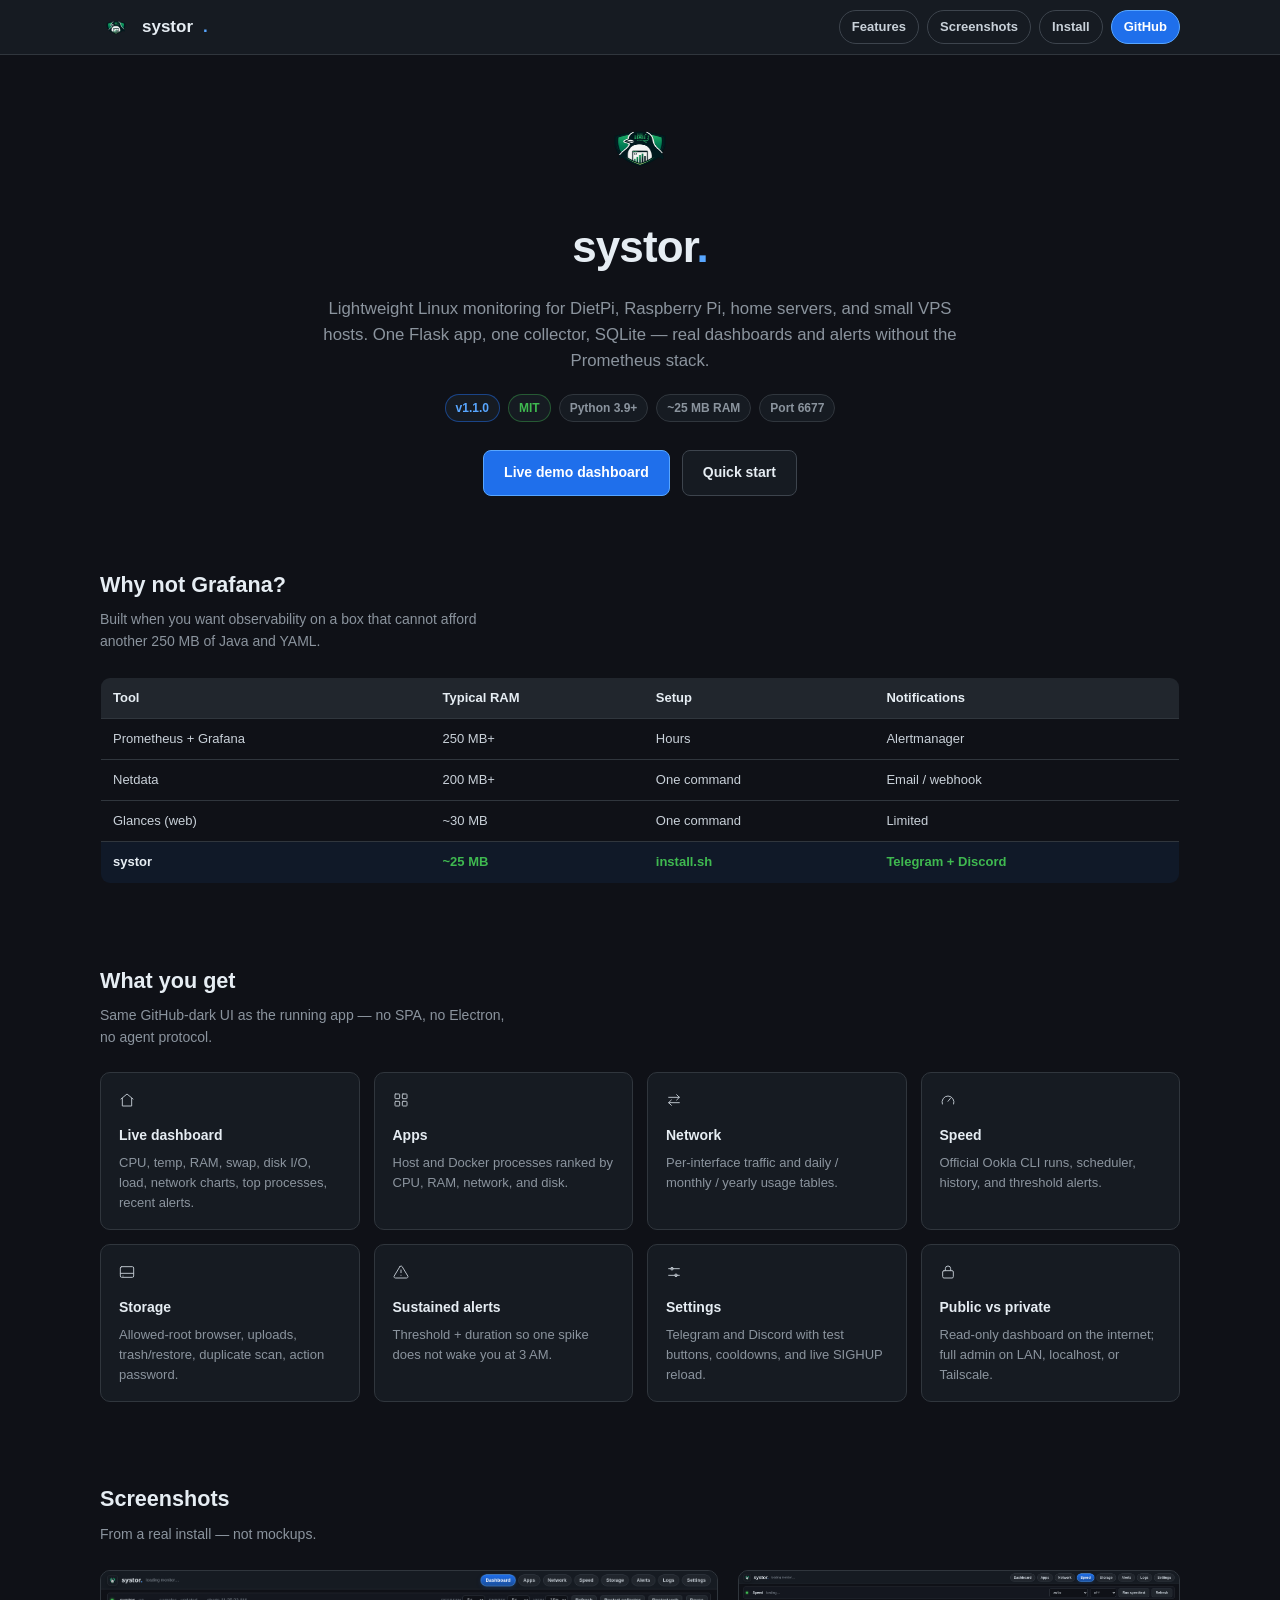
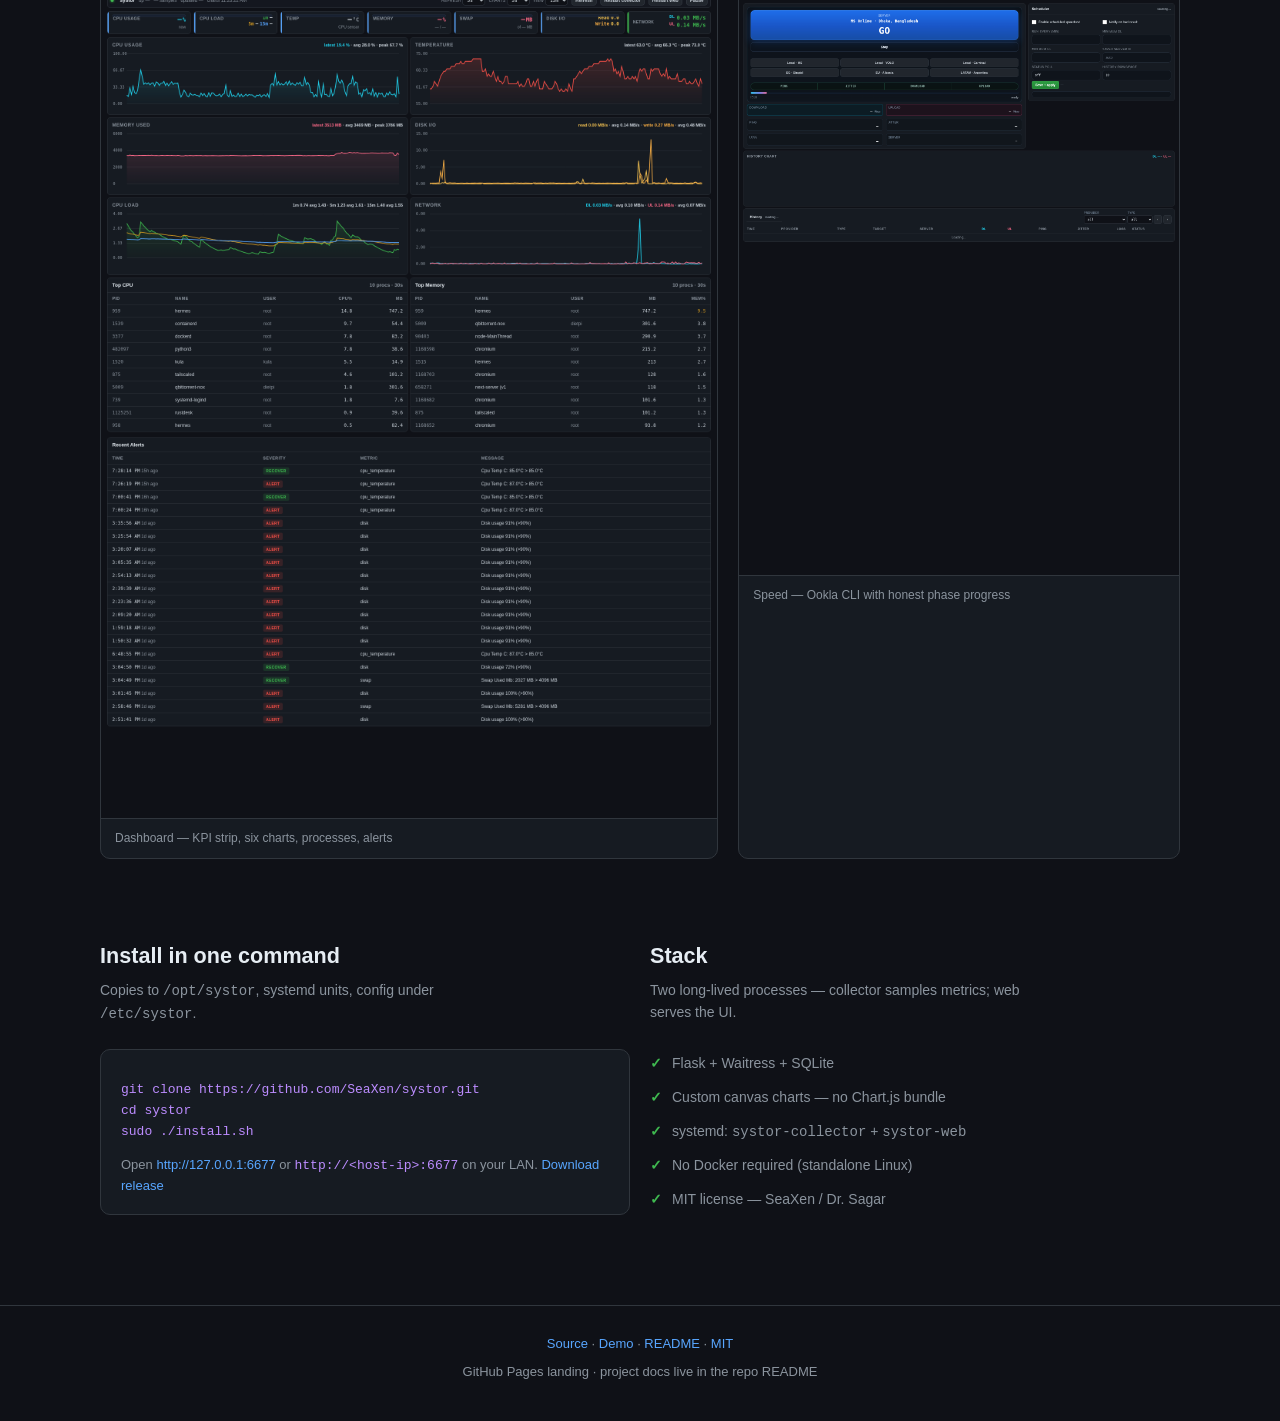
<file: docs/index.html>
<!DOCTYPE html>
<html lang="en">
<head>
  <meta charset="UTF-8">
  <meta name="viewport" content="width=device-width, initial-scale=1.0">
  <title>systor — lightweight Linux system monitor</title>
  <meta name="description" content="Self-hosted Linux monitoring: branded dashboard, sustained alerts, storage tools, speed tests, Telegram & Discord — without Prometheus or Grafana.">
  <link rel="icon" type="image/png" href="systor-logo.png">
  <link rel="stylesheet" href="landing.css">
  <meta property="og:title" content="systor">
  <meta property="og:description" content="Lightweight Linux system monitor with a fast web dashboard.">
  <meta property="og:image" content="screen-dashboard.png">
</head>
<body>
  <header class="site-nav">
    <div class="wrap">
      <a class="brand" href="#top">
        <img src="systor-logo.png" alt="" width="32" height="32">
        systor<span>.</span>
      </a>
      <nav class="nav-links" aria-label="Primary">
        <a href="#features">Features</a>
        <a href="#screenshots">Screenshots</a>
        <a href="#install">Install</a>
        <a href="https://github.com/SeaXen/systor" class="cta" rel="noopener">GitHub</a>
      </nav>
    </div>
  </header>

  <main id="top">
    <section class="hero">
      <div class="wrap">
        <img class="hero-logo" src="systor-logo.png" alt="systor logo" width="88" height="88">
        <h1>systor<span>.</span></h1>
        <p class="lead">
          Lightweight Linux monitoring for DietPi, Raspberry Pi, home servers, and small VPS hosts.
          One Flask app, one collector, SQLite — real dashboards and alerts without the Prometheus stack.
        </p>
        <div class="badges">
          <span class="badge release">v1.1.0</span>
          <span class="badge ok">MIT</span>
          <span class="badge">Python 3.9+</span>
          <span class="badge">~25 MB RAM</span>
          <span class="badge">Port 6677</span>
        </div>
        <div class="hero-actions">
          <a class="btn btn-primary" href="https://systor.xuup.top/" rel="noopener">Live demo dashboard</a>
          <a class="btn btn-ghost" href="https://github.com/SeaXen/systor#quick-start" rel="noopener">Quick start</a>
        </div>
      </div>
    </section>

    <section>
      <div class="wrap">
        <h2>Why not Grafana?</h2>
        <p class="sub">Built when you want observability on a box that cannot afford another 250 MB of Java and YAML.</p>
        <table class="compare" aria-label="Tool comparison">
          <thead>
            <tr>
              <th>Tool</th>
              <th>Typical RAM</th>
              <th>Setup</th>
              <th>Notifications</th>
            </tr>
          </thead>
          <tbody>
            <tr><td>Prometheus + Grafana</td><td>250 MB+</td><td>Hours</td><td>Alertmanager</td></tr>
            <tr><td>Netdata</td><td>200 MB+</td><td>One command</td><td>Email / webhook</td></tr>
            <tr><td>Glances (web)</td><td>~30 MB</td><td>One command</td><td>Limited</td></tr>
            <tr class="highlight"><td>systor</td><td><strong>~25 MB</strong></td><td><strong>install.sh</strong></td><td><strong>Telegram + Discord</strong></td></tr>
          </tbody>
        </table>
      </div>
    </section>

    <section id="features">
      <div class="wrap">
        <h2>What you get</h2>
        <p class="sub">Same GitHub-dark UI as the running app — no SPA, no Electron, no agent protocol.</p>
        <div class="grid">
          <article class="card"><div class="icon"><svg viewBox="0 0 24 24" fill="none" stroke="currentColor" stroke-width="1.5" stroke-linecap="round" stroke-linejoin="round" width="16" height="16" aria-hidden="true"><path d="M3 10.5 12 3l9 7.5"/><path d="M5 9.5V21h14V9.5"/></svg></div><h3>Live dashboard</h3><p>CPU, temp, RAM, swap, disk I/O, load, network charts, top processes, recent alerts.</p></article>
          <article class="card"><div class="icon"><svg viewBox="0 0 24 24" fill="none" stroke="currentColor" stroke-width="1.5" stroke-linecap="round" stroke-linejoin="round" width="16" height="16" aria-hidden="true"><rect x="3" y="3" width="7" height="7" rx="1"/><rect x="14" y="3" width="7" height="7" rx="1"/><rect x="3" y="14" width="7" height="7" rx="1"/><rect x="14" y="14" width="7" height="7" rx="1"/></svg></div><h3>Apps</h3><p>Host and Docker processes ranked by CPU, RAM, network, and disk.</p></article>
          <article class="card"><div class="icon"><svg viewBox="0 0 24 24" fill="none" stroke="currentColor" stroke-width="1.5" stroke-linecap="round" stroke-linejoin="round" width="16" height="16" aria-hidden="true"><path d="M4 8h16"/><path d="m16 4 4 4-4 4"/><path d="M20 16H4"/><path d="m8 12-4 4 4 4"/></svg></div><h3>Network</h3><p>Per-interface traffic and daily / monthly / yearly usage tables.</p></article>
          <article class="card"><div class="icon"><svg viewBox="0 0 24 24" fill="none" stroke="currentColor" stroke-width="1.5" stroke-linecap="round" stroke-linejoin="round" width="16" height="16" aria-hidden="true"><path d="M12 14 16 9"/><path d="M3.5 18a9 9 0 1 1 17 0"/></svg></div><h3>Speed</h3><p>Official Ookla CLI runs, scheduler, history, and threshold alerts.</p></article>
          <article class="card"><div class="icon"><svg viewBox="0 0 24 24" fill="none" stroke="currentColor" stroke-width="1.5" stroke-linecap="round" stroke-linejoin="round" width="16" height="16" aria-hidden="true"><rect x="2" y="4" width="20" height="16" rx="2"/><path d="M2 14h20"/><path d="M6 18h.01"/></svg></div><h3>Storage</h3><p>Allowed-root browser, uploads, trash/restore, duplicate scan, action password.</p></article>
          <article class="card"><div class="icon"><svg viewBox="0 0 24 24" fill="none" stroke="currentColor" stroke-width="1.5" stroke-linecap="round" stroke-linejoin="round" width="16" height="16" aria-hidden="true"><path d="M10.3 3.9 1.8 18a2 2 0 0 0 1.7 3h17a2 2 0 0 0 1.7-3L13.7 3.9a2 2 0 0 0-3.4 0Z"/><path d="M12 9v4"/><path d="M12 17h.01"/></svg></div><h3>Sustained alerts</h3><p>Threshold + duration so one spike does not wake you at 3 AM.</p></article>
          <article class="card"><div class="icon"><svg viewBox="0 0 24 24" fill="none" stroke="currentColor" stroke-width="1.5" stroke-linecap="round" stroke-linejoin="round" width="16" height="16" aria-hidden="true"><path d="M4 7h16"/><circle cx="9" cy="7" r="2"/><path d="M4 17h16"/><circle cx="15" cy="17" r="2"/></svg></div><h3>Settings</h3><p>Telegram and Discord with test buttons, cooldowns, and live SIGHUP reload.</p></article>
          <article class="card"><div class="icon"><svg viewBox="0 0 24 24" fill="none" stroke="currentColor" stroke-width="1.5" stroke-linecap="round" stroke-linejoin="round" width="16" height="16" aria-hidden="true"><rect x="4" y="10" width="16" height="11" rx="2"/><path d="M8 10V7a4 4 0 0 1 8 0v3"/></svg></div><h3>Public vs private</h3><p>Read-only dashboard on the internet; full admin on LAN, localhost, or Tailscale.</p></article>
        </div>
      </div>
    </section>

    <section id="screenshots">
      <div class="wrap">
        <h2>Screenshots</h2>
        <p class="sub">From a real install — not mockups.</p>
        <div class="shots">
          <figure class="shot">
            <img src="screen-dashboard.png" alt="systor dashboard with KPI cards and charts" width="1200" height="675" loading="lazy">
            <figcaption>Dashboard — KPI strip, six charts, processes, alerts</figcaption>
          </figure>
          <figure class="shot">
            <img src="screen-speed.png" alt="systor speed test page" width="800" height="600" loading="lazy">
            <figcaption>Speed — Ookla CLI with honest phase progress</figcaption>
          </figure>
        </div>
      </div>
    </section>

    <section id="install">
      <div class="wrap split">
        <div>
          <h2>Install in one command</h2>
          <p class="sub">Copies to <code>/opt/systor</code>, systemd units, config under <code>/etc/systor</code>.</p>
          <div class="install">
            <pre><code>git clone https://github.com/SeaXen/systor.git
cd systor
sudo ./install.sh</code></pre>
            <p style="margin-top:12px;font-size:13px;color:var(--text-muted)">Open <a href="http://127.0.0.1:6677">http://127.0.0.1:6677</a> or <code>http://&lt;host-ip&gt;:6677</code> on your LAN. <a href="https://github.com/SeaXen/systor/releases/tag/v1.1.0" rel="noopener">Download release</a></p>
          </div>
        </div>
        <div>
          <h2>Stack</h2>
          <p class="sub">Two long-lived processes — collector samples metrics; web serves the UI.</p>
          <ul class="list-check">
            <li>Flask + Waitress + SQLite</li>
            <li>Custom canvas charts — no Chart.js bundle</li>
            <li>systemd: <code>systor-collector</code> + <code>systor-web</code></li>
            <li>No Docker required (standalone Linux)</li>
            <li>MIT license — SeaXen / Dr. Sagar</li>
          </ul>
        </div>
      </div>
    </section>
  </main>

  <footer>
    <div class="wrap">
      <p>
        <a href="https://github.com/SeaXen/systor">Source</a> ·
        <a href="https://systor.xuup.top/">Demo</a> ·
        <a href="https://github.com/SeaXen/systor/blob/main/README.md">README</a> ·
        <a href="https://github.com/SeaXen/systor/blob/main/LICENSE">MIT</a>
      </p>
      <p style="margin-top:8px">GitHub Pages landing · project docs live in the repo README</p>
    </div>
  </footer>
</body>
</html>
</file>
<file: docs/landing.css>
/* systor GitHub Pages landing — palette matches app dashboard */
:root {
  --bg: #0f1117;
  --bg-elev: #161b22;
  --bg-card: #161b22;
  --border: #30363d;
  --border-2: #3d444d;
  --text: #c9d1d9;
  --text-muted: #8b949e;
  --text-bright: #e6edf3;
  --blue: #58a6ff;
  --blue-2: #1f6feb;
  --green: #3fb950;
  --yellow: #d29922;
  --purple: #bc8cff;
  --font: -apple-system, BlinkMacSystemFont, "Segoe UI", Roboto, "Helvetica Neue", Arial, sans-serif;
  --mono: ui-monospace, SFMono-Regular, Menlo, Consolas, monospace;
  --max: 1120px;
  --radius: 10px;
}

*, *::before, *::after { box-sizing: border-box; margin: 0; padding: 0; }

html { scroll-behavior: smooth; }

body {
  font-family: var(--font);
  font-size: 15px;
  line-height: 1.55;
  color: var(--text);
  background: var(--bg);
}

a { color: var(--blue); text-decoration: none; }
a:hover { text-decoration: underline; }

.wrap { max-width: var(--max); margin: 0 auto; padding: 0 20px; }

/* Nav */
.site-nav {
  position: sticky;
  top: 0;
  z-index: 20;
  background: var(--bg-elev);
  border-bottom: 1px solid var(--border);
}
.site-nav .wrap {
  display: flex;
  align-items: center;
  justify-content: space-between;
  gap: 16px;
  padding-top: 10px;
  padding-bottom: 10px;
}
.brand {
  display: flex;
  align-items: center;
  gap: 10px;
  font-weight: 650;
  font-size: 17px;
  color: var(--text-bright);
}
.brand img { width: 32px; height: 32px; border-radius: 6px; }
.brand span { color: var(--blue); }
.nav-links {
  display: flex;
  flex-wrap: wrap;
  gap: 8px;
  align-items: center;
}
.nav-links a {
  font-size: 13px;
  font-weight: 600;
  padding: 6px 12px;
  border-radius: 999px;
  border: 1px solid var(--border-2);
  background: var(--bg-elev);
  color: var(--text);
  text-decoration: none;
}
.nav-links a:hover {
  border-color: var(--blue);
  background: #21262d;
  text-decoration: none;
}
.nav-links a.cta {
  background: var(--blue-2);
  border-color: var(--blue);
  color: #fff;
}

/* Hero */
.hero { padding: 48px 0 32px; text-align: center; }
.hero-logo { width: 88px; height: 88px; margin-bottom: 16px; border-radius: 14px; }
.hero h1 {
  font-size: clamp(2rem, 5vw, 2.75rem);
  font-weight: 700;
  color: var(--text-bright);
  letter-spacing: -0.02em;
}
.hero h1 span { color: var(--blue); }
.hero .lead {
  max-width: 640px;
  margin: 14px auto 0;
  color: var(--text-muted);
  font-size: 1.05rem;
}
.badges {
  display: flex;
  flex-wrap: wrap;
  gap: 8px;
  justify-content: center;
  margin-top: 20px;
}
.badge {
  font-size: 12px;
  font-weight: 600;
  padding: 4px 10px;
  border-radius: 999px;
  border: 1px solid var(--border);
  background: var(--bg-elev);
  color: var(--text-muted);
}
.badge.release { border-color: rgba(31, 111, 235, 0.5); color: var(--blue); }
.badge.ok { border-color: rgba(63, 185, 80, 0.4); color: var(--green); }
.hero-actions {
  display: flex;
  flex-wrap: wrap;
  gap: 12px;
  justify-content: center;
  margin-top: 28px;
}
.btn {
  display: inline-flex;
  align-items: center;
  gap: 8px;
  padding: 11px 20px;
  border-radius: 8px;
  font-size: 14px;
  font-weight: 600;
  border: 1px solid var(--border-2);
  text-decoration: none;
  transition: border-color 0.15s, transform 0.15s;
}
.btn:hover { text-decoration: none; transform: translateY(-1px); }
.btn-primary {
  background: var(--blue-2);
  border-color: var(--blue);
  color: #fff;
}
.btn-ghost {
  background: var(--bg-elev);
  color: var(--text-bright);
}
.btn-ghost:hover { border-color: var(--blue); }

/* Sections */
section { padding: 40px 0; }
section h2 {
  font-size: 1.35rem;
  color: var(--text-bright);
  margin-bottom: 8px;
}
section .sub {
  color: var(--text-muted);
  font-size: 14px;
  margin-bottom: 24px;
  max-width: 52ch;
}

.compare {
  width: 100%;
  border-collapse: collapse;
  font-size: 13px;
  border: 1px solid var(--border);
  border-radius: var(--radius);
  overflow: hidden;
}
.compare th, .compare td {
  padding: 10px 12px;
  border-bottom: 1px solid var(--border);
  text-align: left;
}
.compare th {
  background: #21262d;
  color: var(--text-bright);
  font-weight: 600;
}
.compare tr:last-child td { border-bottom: none; }
.compare tr.highlight td {
  background: rgba(31, 111, 235, 0.08);
  color: var(--text-bright);
  font-weight: 600;
}
.compare td strong { color: var(--green); }

.grid {
  display: grid;
  grid-template-columns: repeat(auto-fill, minmax(240px, 1fr));
  gap: 14px;
}
.card {
  background: var(--bg-card);
  border: 1px solid var(--border);
  border-radius: var(--radius);
  padding: 16px 18px;
}
.card h3 {
  font-size: 14px;
  color: var(--text-bright);
  margin-bottom: 6px;
}
.card p { font-size: 13px; color: var(--text-muted); }
.card .icon { font-size: 18px; margin-bottom: 8px; opacity: 0.9; }

.shots {
  display: grid;
  grid-template-columns: 1fr;
  gap: 20px;
}
@media (min-width: 768px) {
  .shots { grid-template-columns: 1.4fr 1fr; }
}
.shot {
  border: 1px solid var(--border);
  border-radius: var(--radius);
  overflow: hidden;
  background: var(--bg-elev);
}
.shot figcaption {
  padding: 10px 14px;
  font-size: 12px;
  color: var(--text-muted);
  border-top: 1px solid var(--border);
}
.shot img {
  display: block;
  width: 100%;
  height: auto;
  vertical-align: middle;
}

.install {
  background: var(--bg-elev);
  border: 1px solid var(--border);
  border-radius: var(--radius);
  padding: 18px 20px;
}
.install pre {
  font-family: var(--mono);
  font-size: 13px;
  line-height: 1.6;
  color: var(--text-bright);
  overflow-x: auto;
  margin-top: 12px;
}
.install code { color: var(--purple); }

.split {
  display: grid;
  gap: 20px;
}
@media (min-width: 720px) {
  .split { grid-template-columns: 1fr 1fr; }
}
.list-check {
  list-style: none;
  font-size: 14px;
}
.list-check li {
  padding: 6px 0 6px 22px;
  position: relative;
  color: var(--text-muted);
}
.list-check li::before {
  content: "✓";
  position: absolute;
  left: 0;
  color: var(--green);
  font-weight: 700;
}

footer {
  margin-top: 48px;
  padding: 28px 0 40px;
  border-top: 1px solid var(--border);
  text-align: center;
  font-size: 13px;
  color: var(--text-muted);
}
</file>
